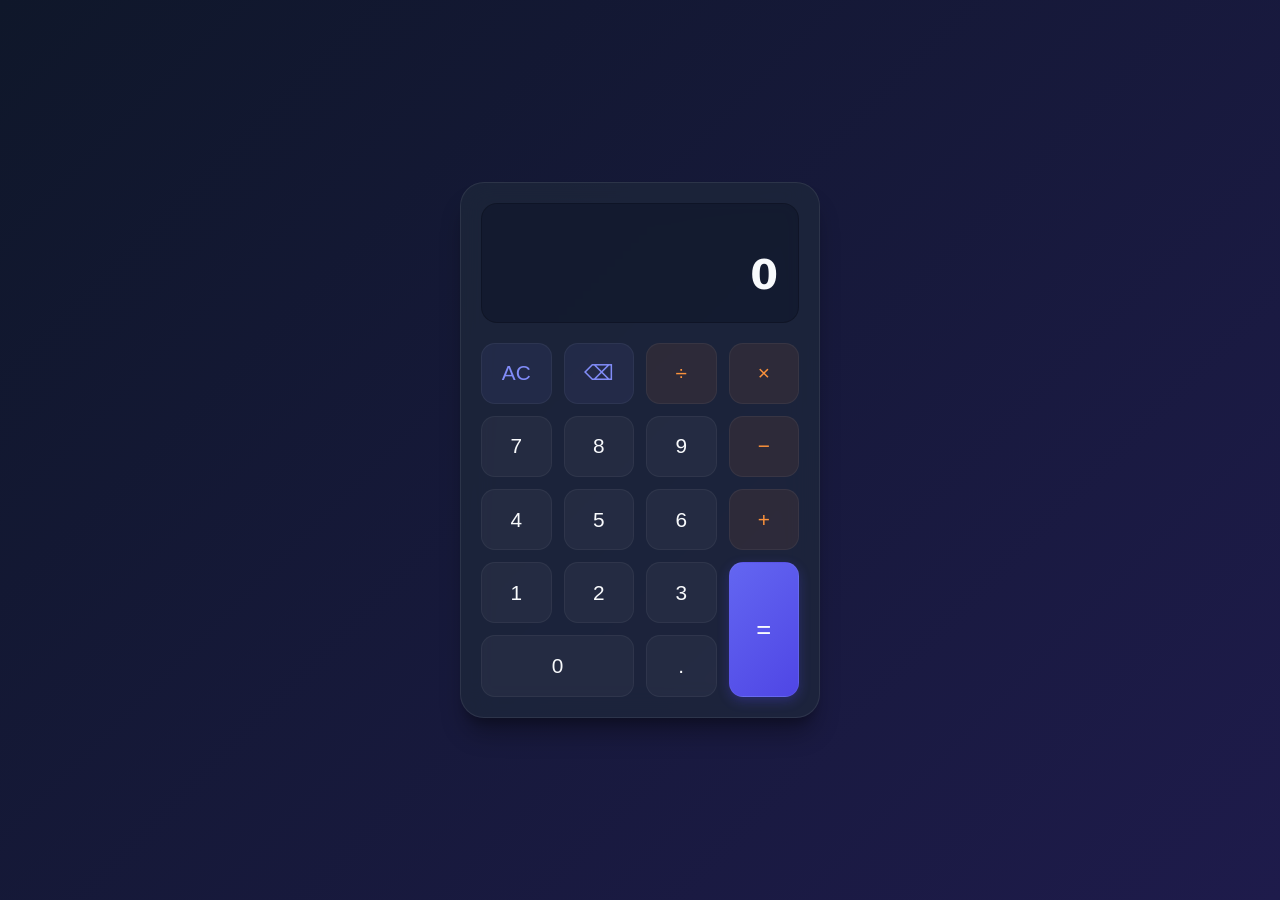
<file: Basic_Calculator/index.html>
<!DOCTYPE html>
<html lang="en">
<head>
  <meta charset="UTF-8">
  <meta name="viewport" content="width=device-width, initial-scale=1.0">
  <title>Minimalist Glass Calculator</title>
  <link rel="stylesheet" href="style.css">
</head>
<body>

  <div class="calc-container">
    <!-- Screen Display Segment -->
    <div class="display-screen">
      <div class="expression-log" id="expressionLog"></div>
      <div class="current-value" id="currentValue">0</div>
    </div>

    <!-- Keyboard Keypad Array -->
    <div class="keypad">
      <button class="btn action-btn" data-type="clear">AC</button>
      <button class="btn action-btn" data-type="delete">⌫</button>
      <button class="btn operator-btn" data-value="/">&divide;</button>
      <button class="btn operator-btn" data-value="*">&times;</button>

      <button class="btn num-btn" data-value="7">7</button>
      <button class="btn num-btn" data-value="8">8</button>
      <button class="btn num-btn" data-value="9">9</button>
      <button class="btn operator-btn" data-value="-">&minus;</button>

      <button class="btn num-btn" data-value="4">4</button>
      <button class="btn num-btn" data-value="5">5</button>
      <button class="btn num-btn" data-value="6">6</button>
      <button class="btn operator-btn" data-value="+">+</button>

      <button class="btn num-btn" data-value="1">1</button>
      <button class="btn num-btn" data-value="2">2</button>
      <button class="btn num-btn" data-value="3">3</button>
      <button class="btn equal-btn" data-type="equals">=</button>

      <button class="btn num-btn zero" data-value="0">0</button>
      <button class="btn num-btn" data-value=".">.</button>
    </div>
  </div>

  <script src="script.js"></script>
</body>
</html>
</file>
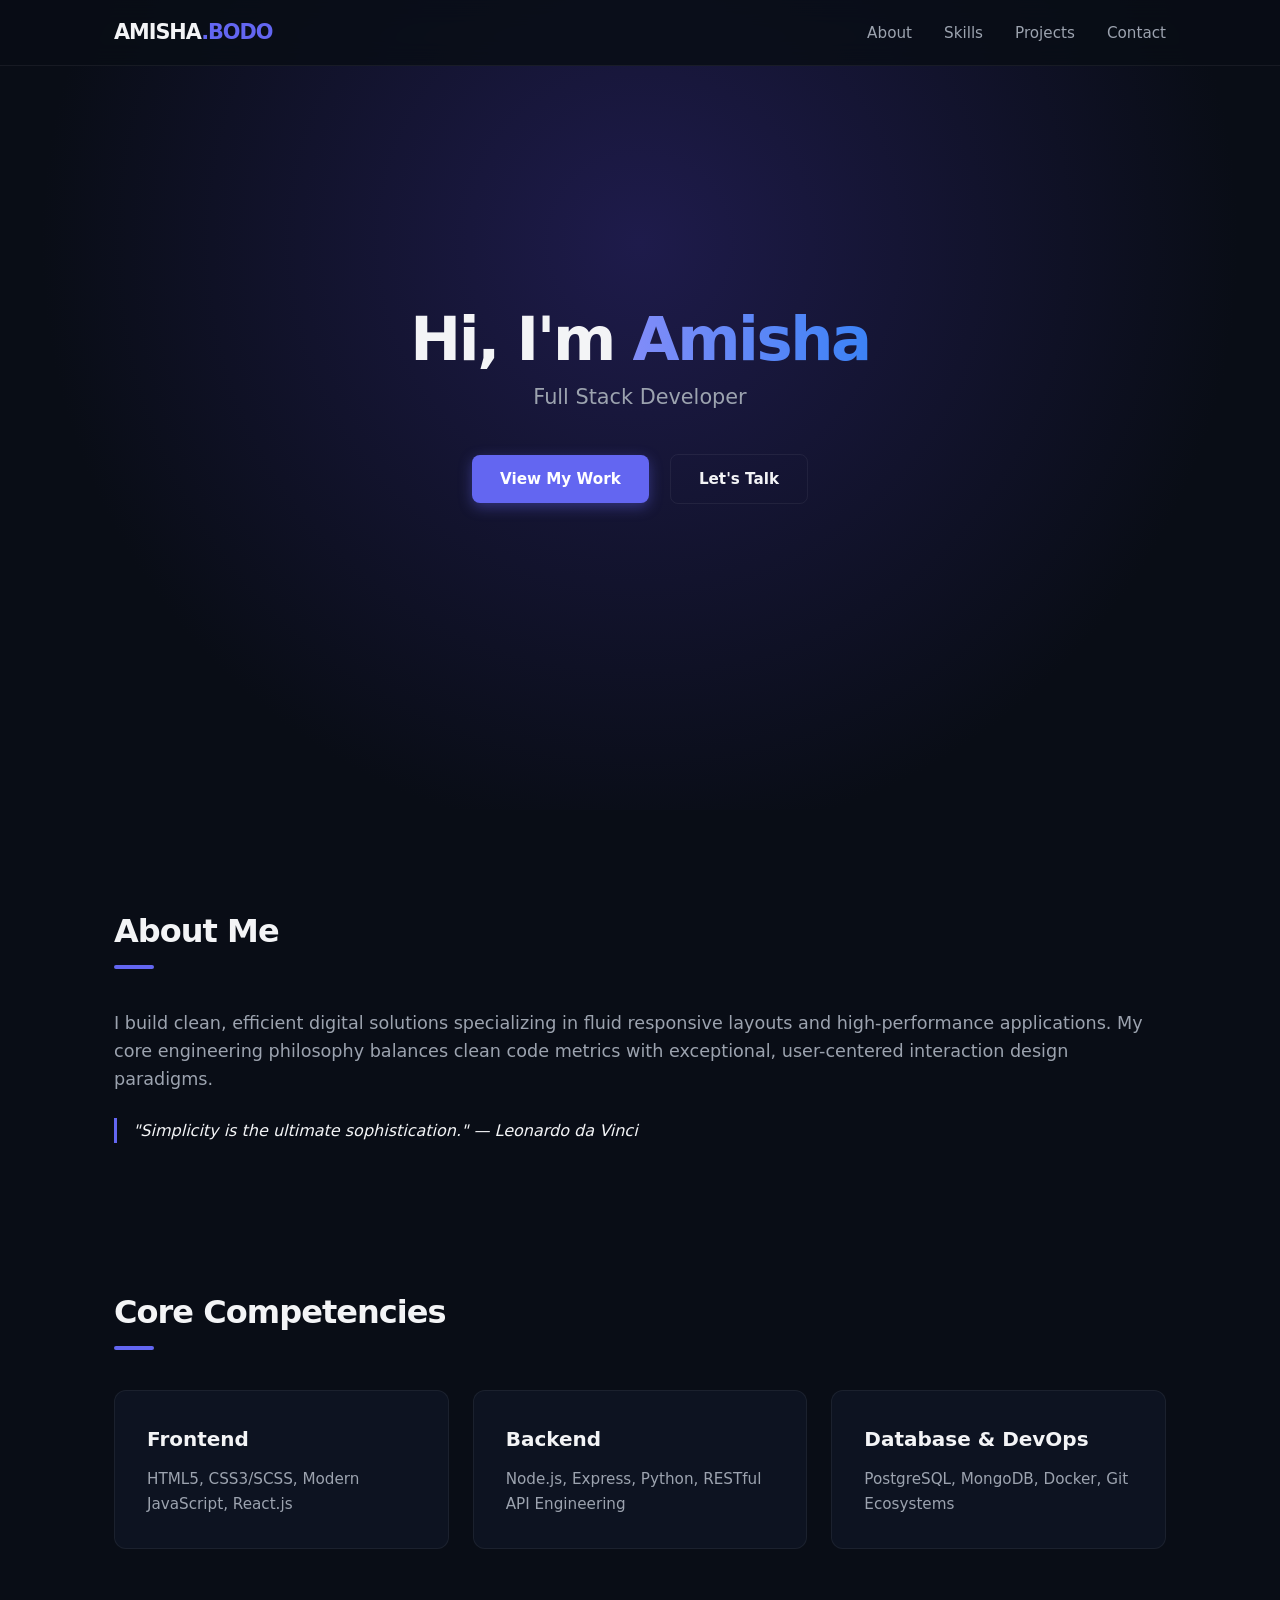
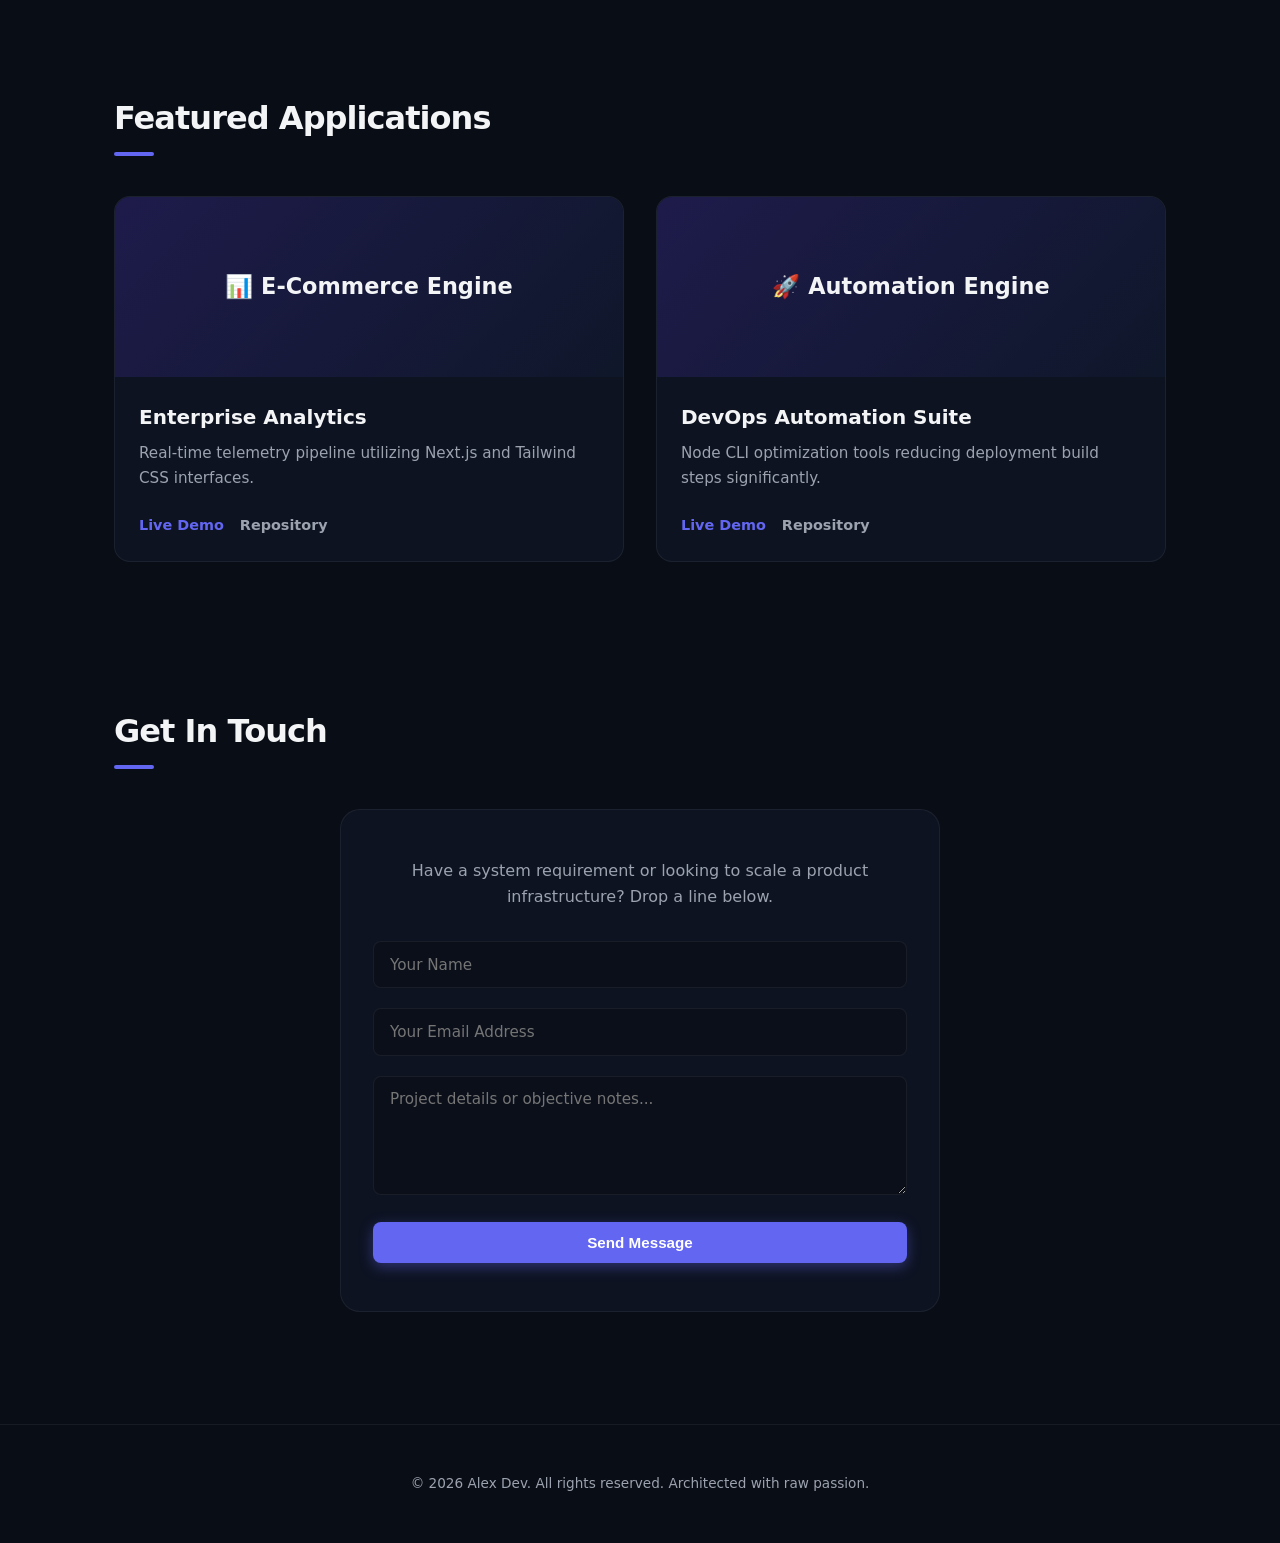
<file: Personal_Portfolio/index.html>
<!DOCTYPE html>
<html lang="en">
<head>
  <meta charset="UTF-8">
  <meta name="viewport" content="width=device-width, initial-scale=1.0">
  <title>Alex Dev | Portfolio</title>
  <link rel="stylesheet" href="style.css">
</head>
<body>

  <!-- Navigation Bar -->
  <nav class="navbar">
    <div class="nav-container">
      <a href="#" class="nav-logo">AMISHA<span>.BODO</span></a>
      <ul class="nav-links">
        <li><a href="#about">About</a></li>
        <li><a href="#skills">Skills</a></li>
        <li><a href="#projects">Projects</a></li>
        <li><a href="#contact">Contact</a></li>
      </ul>
      <div class="menu-toggle" id="mobile-menu">
        <span class="bar"></span>
        <span class="bar"></span>
        <span class="bar"></span>
      </div>
    </div>
  </nav>

  <!-- Hero Section -->
  <header class="hero">
    <div class="hero-content">
      <h1 class="fade-in">Hi, I'm <span class="highlight">Amisha</span></h1>
      <p class="fade-in">Full Stack Developer</p>
      <div class="hero-buttons fade-in">
        <a href="#projects" class="btn primary-btn">View My Work</a>
        <a href="#contact" class="btn secondary-btn">Let's Talk</a>
      </div>
    </div>
  </header>

  <div class="container">
    
    <!-- About Section -->
    <section id="about" class="scroll-reveal">
      <h2 class="section-title">About Me</h2>
      <div class="about-grid">
        <div class="about-text">
          <p>I build clean, efficient digital solutions specializing in fluid responsive layouts and high-performance applications. My core engineering philosophy balances clean code metrics with exceptional, user-centered interaction design paradigms.</p>
          <blockquote>"Simplicity is the ultimate sophistication." — Leonardo da Vinci</blockquote>
        </div>
      </div>
    </section>

    <!-- Skills Section -->
    <section id="skills" class="scroll-reveal">
      <h2 class="section-title">Core Competencies</h2>
      <div class="skills-grid">
        <div class="skill-card"><h3>Frontend</h3><p>HTML5, CSS3/SCSS, Modern JavaScript, React.js</p></div>
        <div class="skill-card"><h3>Backend</h3><p>Node.js, Express, Python, RESTful API Engineering</p></div>
        <div class="skill-card"><h3>Database & DevOps</h3><p>PostgreSQL, MongoDB, Docker, Git Ecosystems</p></div>
      </div>
    </section>

    <!-- Projects Section -->
    <section id="projects" class="scroll-reveal">
      <h2 class="section-title">Featured Applications</h2>
      <div class="projects-grid">
        <!-- Project 1 -->
        <div class="project-card">
          <div class="project-img-placeholder">📊 E-Commerce Engine</div>
          <div class="project-info">
            <h3>Enterprise Analytics</h3>
            <p>Real-time telemetry pipeline utilizing Next.js and Tailwind CSS interfaces.</p>
            <div class="project-links">
              <a href="#" class="project-link">Live Demo</a>
              <a href="#" class="project-link repo">Repository</a>
            </div>
          </div>
        </div>
        <!-- Project 2 -->
        <div class="project-card">
          <div class="project-img-placeholder">🚀 Automation Engine</div>
          <div class="project-info">
            <h3>DevOps Automation Suite</h3>
            <p>Node CLI optimization tools reducing deployment build steps significantly.</p>
            <div class="project-links">
              <a href="#" class="project-link">Live Demo</a>
              <a href="#" class="project-link repo">Repository</a>
            </div>
          </div>
        </div>
      </div>
    </section>

    <!-- Contact Section -->
    <section id="contact" class="scroll-reveal">
      <h2 class="section-title">Get In Touch</h2>
      <div class="contact-card">
        <p class="contact-lead">Have a system requirement or looking to scale a product infrastructure? Drop a line below.</p>
        <form id="contactForm" class="contact-form" onsubmit="event.preventDefault(); alert('Message simulation transmitted successfully.');">
          <div class="form-group">
            <input type="text" id="name" placeholder="Your Name" required>
          </div>
          <div class="form-group">
            <input type="email" id="email" placeholder="Your Email Address" required>
          </div>
          <div class="form-group">
            <textarea id="message" rows="5" placeholder="Project details or objective notes..." required></textarea>
          </div>
          <button type="submit" class="btn primary-btn block-btn">Send Message</button>
        </form>
      </div>
    </section>

  </div>

  <!-- Footer -->
  <footer>
    <p>&copy; 2026 Alex Dev. All rights reserved. Architected with raw passion.</p>
  </footer>

  <script src="script.js"></script>
</body>
</html>
</file>
<file: Basic_Calculator/style.css>
/* ==========================================================================
   1. Setup & Variables
   ========================================================================== */
:root {
  --bg-gradient: linear-gradient(135deg, #0f172a 0%, #1e1b4b 100%);
  --calc-bg: rgba(30, 41, 59, 0.7);
  --screen-bg: rgba(15, 23, 42, 0.6);
  --text-primary: #f8fafc;
  --text-muted: #64748b;
  --accent-purple: #818cf8;
  --accent-orange: #fb923c;
  
  --shadow-base: 0 20px 25px -5px rgba(0, 0, 0, 0.3), 0 10px 10px -5px rgba(0, 0, 0, 0.2);
  --transition-fast: all 0.1s cubic-bezier(0.4, 0, 0.2, 1);
}

* {
  box-sizing: border-box;
  margin: 0;
  padding: 0;
  user-select: none;
}

body {
  font-family: system-ui, -apple-system, sans-serif;
  background: var(--bg-gradient);
  min-height: 100vh;
  display: flex;
  justify-content: center;
  align-items: center;
  padding: 1rem;
}

/* ==========================================================================
   2. Layout Glass Frame
   ========================================================================== */
.calc-container {
  background: var(--calc-bg);
  backdrop-filter: blur(16px);
  -webkit-backdrop-filter: blur(16px);
  width: 100%;
  max-width: 360px;
  border-radius: 24px;
  border: 1px solid rgba(255, 255, 255, 0.08);
  padding: 1.25rem;
  box-shadow: var(--shadow-base);
}

/* ==========================================================================
   3. Screen Output Layout
   ========================================================================== */
.display-screen {
  background: var(--screen-bg);
  border-radius: 16px;
  padding: 1.5rem 1.25rem;
  margin-bottom: 1.25rem;
  text-align: right;
  min-height: 110px;
  display: flex;
  flex-direction: column;
  justify-content: flex-end;
  overflow: hidden;
  border: 1px solid rgba(0, 0, 0, 0.2);
}

.expression-log {
  color: var(--text-muted);
  font-size: 0.95rem;
  min-height: 1.2rem;
  word-wrap: break-word;
  word-break: break-all;
  margin-bottom: 0.25rem;
  letter-spacing: 0.05em;
}

.current-value {
  color: var(--text-primary);
  font-size: 2.5rem;
  font-weight: 600;
  overflow-x: auto;
  white-space: nowrap;
}

/* Custom scrollbar configurations for long values */
.current-value::-webkit-scrollbar {
  height: 3px;
}
.current-value::-webkit-scrollbar-thumb {
  background: rgba(255, 255, 255, 0.2);
  border-radius: 10px;
}

/* ==========================================================================
   4. Tactile Grid Keypad Buttons
   ========================================================================== */
.keypad {
  display: grid;
  grid-template-columns: repeat(4, 1fr);
  gap: 0.75rem;
}

.btn {
  background: rgba(255, 255, 255, 0.04);
  color: var(--text-primary);
  border: 1px solid rgba(255, 255, 255, 0.05);
  padding: 1.1rem 0;
  font-size: 1.3rem;
  font-weight: 500;
  border-radius: 14px;
  cursor: pointer;
  outline: none;
  transition: var(--transition-fast);
}

.btn:hover {
  background: rgba(255, 255, 255, 0.09);
  border-color: rgba(255, 255, 255, 0.1);
}

.btn:active, .btn.active-press {
  transform: scale(0.94);
  background: rgba(255, 255, 255, 0.15);
}

/* Component Variation Accents */
.action-btn {
  color: var(--accent-purple);
  background: rgba(129, 140, 248, 0.08);
}
.action-btn:hover { background: rgba(129, 140, 248, 0.15); }

.operator-btn {
  color: var(--accent-orange);
  background: rgba(251, 146, 60, 0.08);
}
.operator-btn:hover { background: rgba(251, 146, 60, 0.15); }

.equal-btn {
  background: linear-gradient(135deg, #6366f1 0%, #4f46e5 100%);
  grid-row: span 2;
  height: 100%;
  display: flex;
  justify-content: center;
  align-items: center;
  font-size: 1.6rem;
  box-shadow: 0 4px 12px rgba(79, 70, 229, 0.3);
}
.equal-btn:hover {
  background: linear-gradient(135deg, #818cf8 0%, #6366f1 100%);
}

.zero {
  grid-column: span 2;
}
</file>
<file: Personal_Portfolio/style.css>
/* ==========================================================================
   1. System Initialization & Design Tokens
   ========================================================================== */
:root {
  --bg-dark: #090d16;
  --bg-card: rgba(17, 24, 39, 0.7);
  --border-glass: rgba(255, 255, 255, 0.06);
  --text-bright: #f3f4f6;
  --text-dim: #9ca3af;
  --primary-accent: #6366f1;
  --secondary-glow: #3b82f6;
  
  --max-width: 1100px;
  --transition-smooth: all 0.4s cubic-bezier(0.25, 1, 0.5, 1);
}

* {
  margin: 0;
  padding: 0;
  box-sizing: border-box;
  scroll-behavior: smooth;
}

body {
  font-family: system-ui, -apple-system, sans-serif;
  background-color: var(--bg-dark);
  color: var(--text-bright);
  line-height: 1.6;
  overflow-x: hidden;
}

.container {
  max-width: var(--max-width);
  margin: 0 auto;
  padding: 0 1.5rem;
}

section {
  padding: 6rem 0 3rem 0;
}

.section-title {
  font-size: 2rem;
  font-weight: 800;
  margin-bottom: 2.5rem;
  letter-spacing: -0.03em;
  position: relative;
}

.section-title::after {
  content: '';
  display: block;
  width: 40px;
  height: 4px;
  background: var(--primary-accent);
  margin-top: 0.5rem;
  border-radius: 2px;
}

/* ==========================================================================
   2. Navigation Component
   ========================================================================== */
.navbar {
  position: fixed;
  top: 0;
  width: 100%;
  background: rgba(9, 13, 22, 0.85);
  backdrop-filter: blur(12px);
  -webkit-backdrop-filter: blur(12px);
  border-bottom: 1px solid var(--border-glass);
  z-index: 1000;
  transition: var(--transition-smooth);
}

.nav-container {
  max-width: var(--max-width);
  margin: 0 auto;
  padding: 1rem 1.5rem;
  display: flex;
  justify-content: space-between;
  align-items: center;
}

.nav-logo {
  color: var(--text-bright);
  text-decoration: none;
  font-weight: 900;
  font-size: 1.3rem;
  letter-spacing: -0.05em;
}

.nav-logo span { color: var(--primary-accent); }

.nav-links {
  display: flex;
  list-style: none;
  gap: 2rem;
}

.nav-links a {
  color: var(--text-dim);
  text-decoration: none;
  font-size: 0.95rem;
  font-weight: 500;
  transition: var(--transition-smooth);
}

.nav-links a:hover { color: var(--text-bright); }

.menu-toggle { display: none; cursor: pointer; }
.menu-toggle .bar {
  display: block;
  width: 25px;
  height: 3px;
  margin: 5px auto;
  background-color: var(--text-bright);
  transition: all 0.3s ease-in-out;
}

/* ==========================================================================
   3. Hero Segment
   ========================================================================== */
.hero {
  min-height: 90vh;
  display: flex;
  align-items: center;
  justify-content: center;
  text-align: center;
  background: radial-gradient(circle at 50% 30%, #1e1b4b 0%, var(--bg-dark) 70%);
  padding: 0 1.5rem;
}

.hero h1 {
  font-size: 3.8rem;
  font-weight: 900;
  letter-spacing: -0.04em;
  margin-bottom: 0.5rem;
  line-height: 1.1;
}

.hero .highlight {
  background: linear-gradient(to right, #818cf8, #3b82f6);
  -webkit-background-clip: text;
  -webkit-text-fill-color: transparent;
}

.hero p {
  font-size: 1.3rem;
  color: var(--text-dim);
  margin-bottom: 2.5rem;
  font-weight: 400;
}

/* UI Interactive Control Accents */
.btn {
  display: inline-block;
  padding: 0.75rem 1.75rem;
  border-radius: 8px;
  text-decoration: none;
  font-weight: 600;
  font-size: 0.95rem;
  transition: var(--transition-smooth);
}

.primary-btn {
  background: var(--primary-accent);
  color: white;
  box-shadow: 0 4px 14px rgba(99, 102, 241, 0.4);
}
.primary-btn:hover { transform: translateY(-2px); box-shadow: 0 6px 20px rgba(99, 102, 241, 0.6); }

.secondary-btn {
  border: 1px solid var(--border-glass);
  color: var(--text-bright);
  margin-left: 1rem;
}
.secondary-btn:hover { background: rgba(255, 255, 255, 0.03); }

/* ==========================================================================
   4. Content Modular Cards (About, Skills, Projects)
   ========================================================================== */
.about-text p { font-size: 1.1rem; color: var(--text-dim); margin-bottom: 1.5rem; }
blockquote {
  border-left: 3px solid var(--primary-accent);
  padding-left: 1rem;
  font-style: italic;
  color: var(--text-bright);
}

.skills-grid {
  display: grid;
  grid-template-columns: repeat(auto-fit, minmax(280px, 1fr));
  gap: 1.5rem;
}

.skill-card {
  background: var(--bg-card);
  border: 1px solid var(--border-glass);
  padding: 2rem;
  border-radius: 12px;
  transition: var(--transition-smooth);
}
.skill-card:hover { border-color: rgba(99, 102, 241, 0.4); transform: translateY(-4px); }
.skill-card h3 { margin-bottom: 0.75rem; font-size: 1.25rem; }
.skill-card p { color: var(--text-dim); font-size: 0.95rem; }

.projects-grid {
  display: grid;
  grid-template-columns: repeat(auto-fit, minmax(320px, 1fr));
  gap: 2rem;
}

.project-card {
  background: var(--bg-card);
  border: 1px solid var(--border-glass);
  border-radius: 16px;
  overflow: hidden;
  transition: var(--transition-smooth);
}
.project-card:hover { border-color: rgba(99, 102, 241, 0.3); transform: translateY(-4px); }

.project-img-placeholder {
  background: linear-gradient(135deg, #1e1b4b 0%, #0f172a 100%);
  height: 180px;
  display: flex;
  align-items: center;
  justify-content: center;
  font-size: 1.4rem;
  font-weight: 700;
}

.project-info { padding: 1.5rem; }
.project-info h3 { font-size: 1.25rem; margin-bottom: 0.5rem; }
.project-info p { color: var(--text-dim); font-size: 0.95rem; margin-bottom: 1.5rem; min-height: 45px; }

.project-links { display: flex; gap: 1rem; }
.project-link { text-decoration: none; font-size: 0.9rem; font-weight: 600; color: var(--primary-accent); }
.project-link.repo { color: var(--text-dim); }
.project-link:hover { text-decoration: underline; }

/* ==========================================================================
   5. Interactive Contact Pipeline
   ========================================================================== */
.contact-card {
  background: var(--bg-card);
  border: 1px solid var(--border-glass);
  padding: 3rem 2rem;
  border-radius: 20px;
  max-width: 600px;
  margin: 0 auto;
}

.contact-lead { text-align: center; color: var(--text-dim); margin-bottom: 2rem; }

.contact-form .form-group { margin-bottom: 1.25rem; }
.contact-form input, .contact-form textarea {
  width: 100%;
  padding: 0.85rem 1rem;
  background: rgba(0, 0, 0, 0.2);
  border: 1px solid var(--border-glass);
  color: var(--text-bright);
  border-radius: 8px;
  font-family: inherit;
  font-size: 0.95rem;
  transition: var(--transition-smooth);
}
.contact-form input:focus, .contact-form textarea:focus {
  outline: none;
  border-color: var(--primary-accent);
}
.block-btn { width: 100%; text-align: center; cursor: pointer; border: none; }

footer {
  text-align: center;
  padding: 3rem 1.5rem;
  color: var(--text-dim);
  font-size: 0.85rem;
  border-top: 1px solid var(--border-glass);
  margin-top: 4rem;
}

/* ==========================================================================
   6. Animation States & Media Brakpoints
   ========================================================================== */
.scroll-reveal {
  opacity: 0;
  transform: translateY(30px);
  transition: opacity 0.8s ease, transform 0.8s ease;
}

.scroll-reveal.active {
  opacity: 1;
  transform: translateY(0);
}

@media (max-width: 768px) {
  .hero h1 { font-size: 2.6rem; }
  .nav-links {
    position: fixed;
    left: -100%;
    top: 60px;
    flex-direction: column;
    background: #090d16;
    width: 100%;
    text-align: center;
    gap: 0;
    transition: 0.3s;
    border-bottom: 1px solid var(--border-glass);
  }
  .nav-links.active { left: 0; }
  .nav-links li { width: 100%; }
  .nav-links a { padding: 1.5rem; display: block; }
  .menu-toggle { display: block; }
  .menu-toggle.active .bar:nth-child(2) { opacity: 0; }
  .menu-toggle.active .bar:nth-child(1) { transform: translateY(8px) rotate(45deg); }
  .menu-toggle.active .bar:nth-child(3) { transform: translateY(-8px) rotate(-45deg); }
}
</file>
